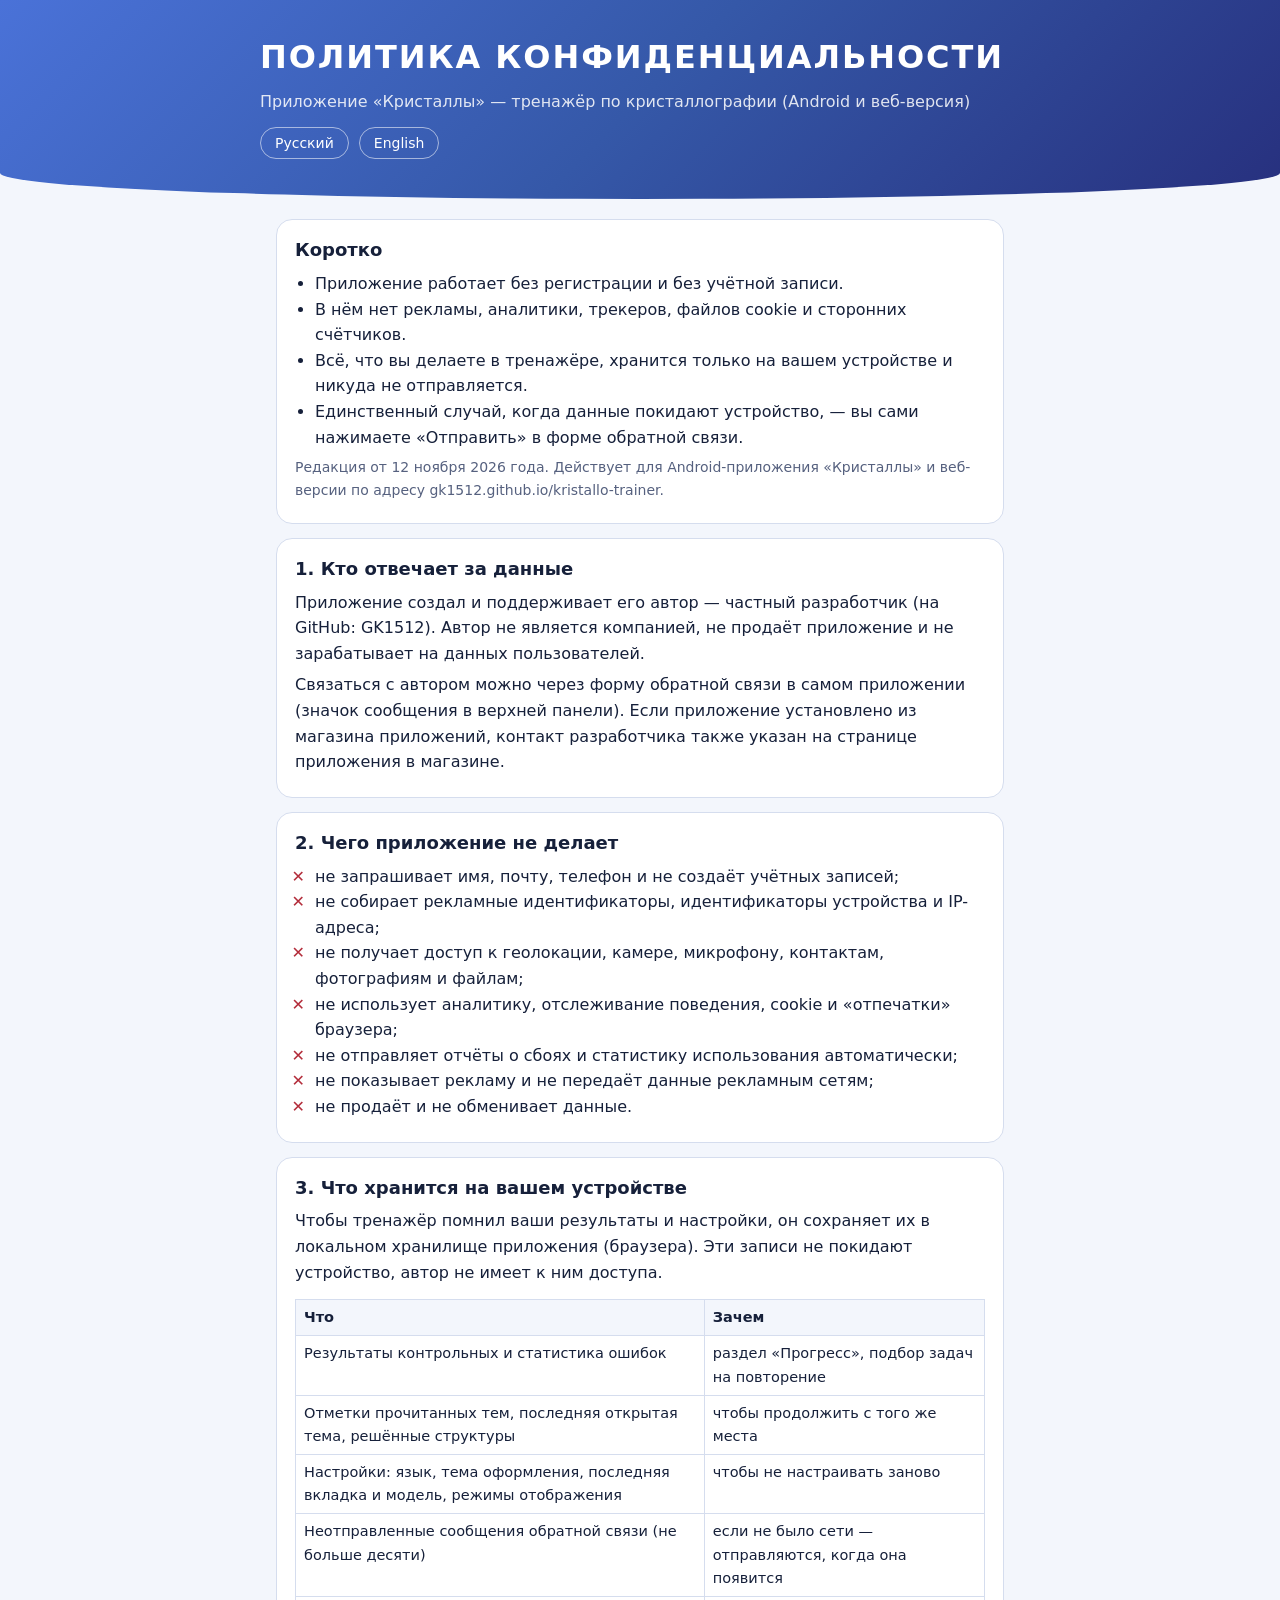
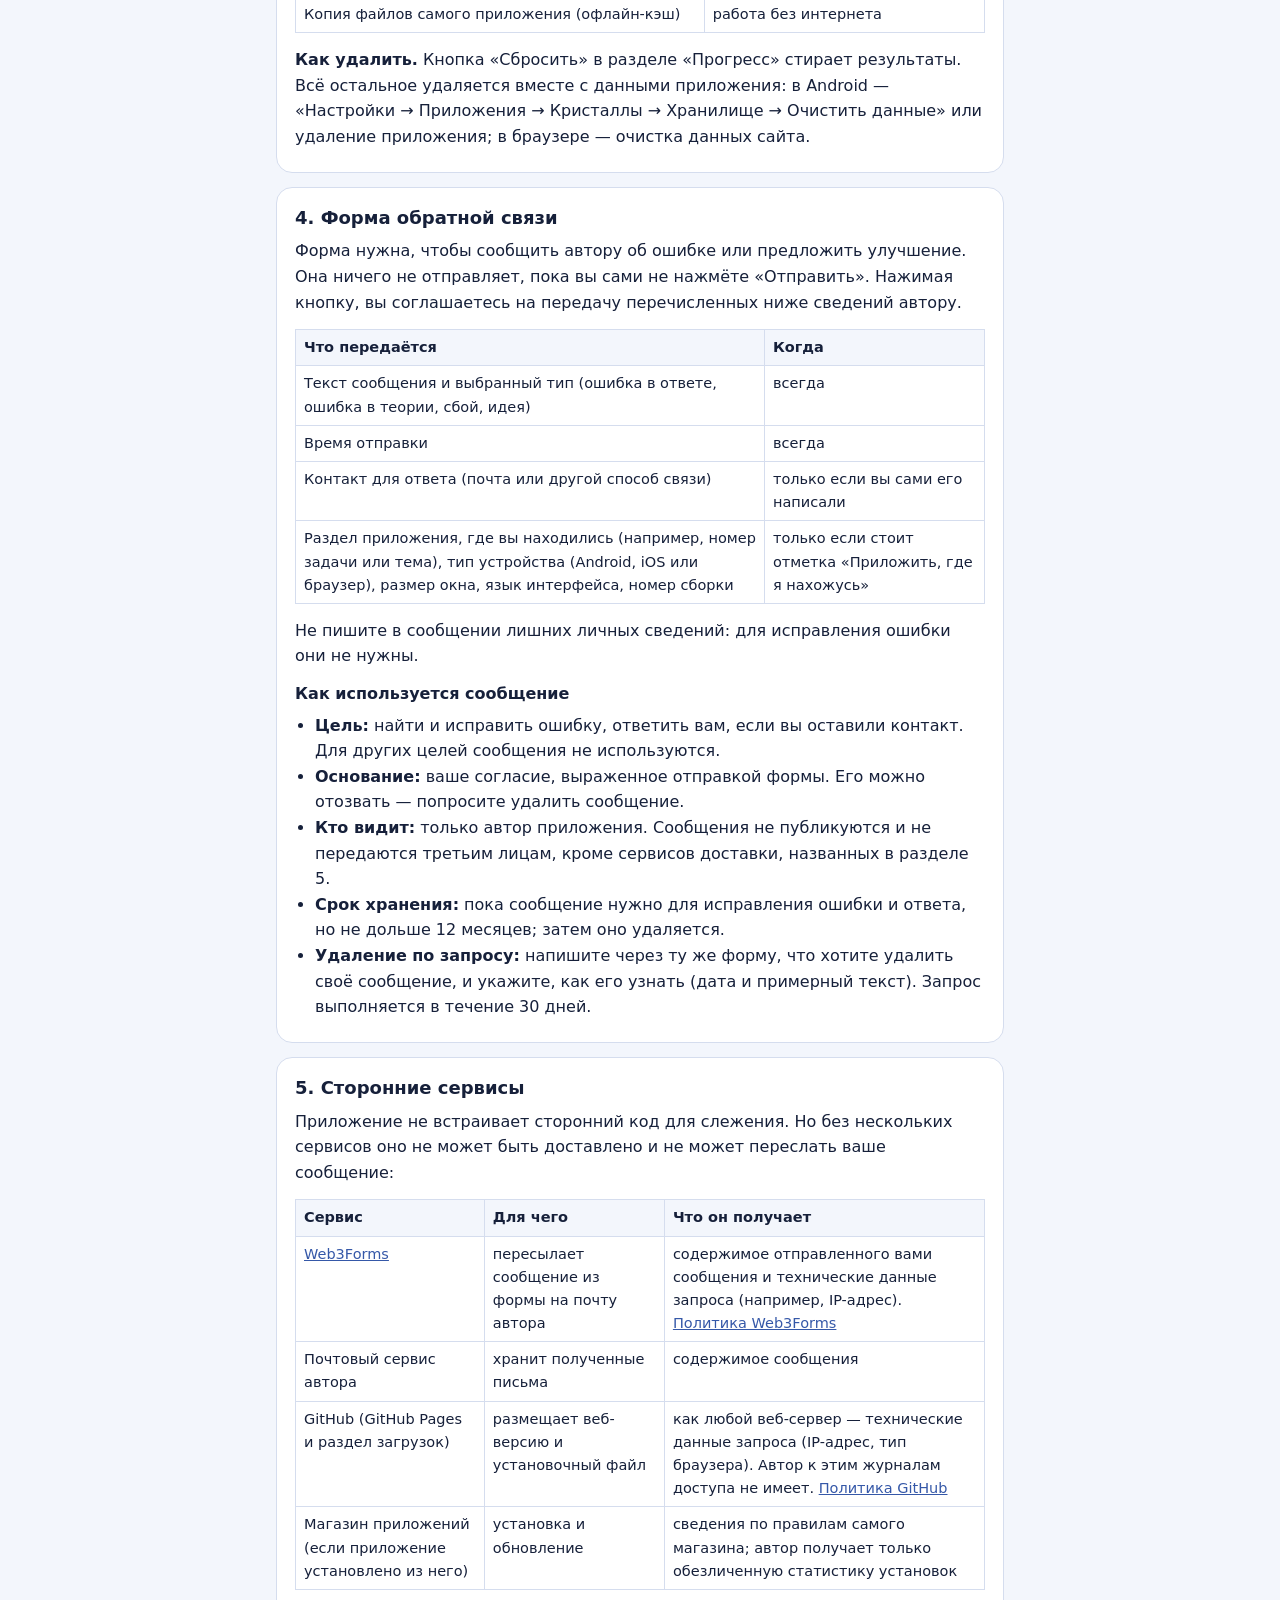
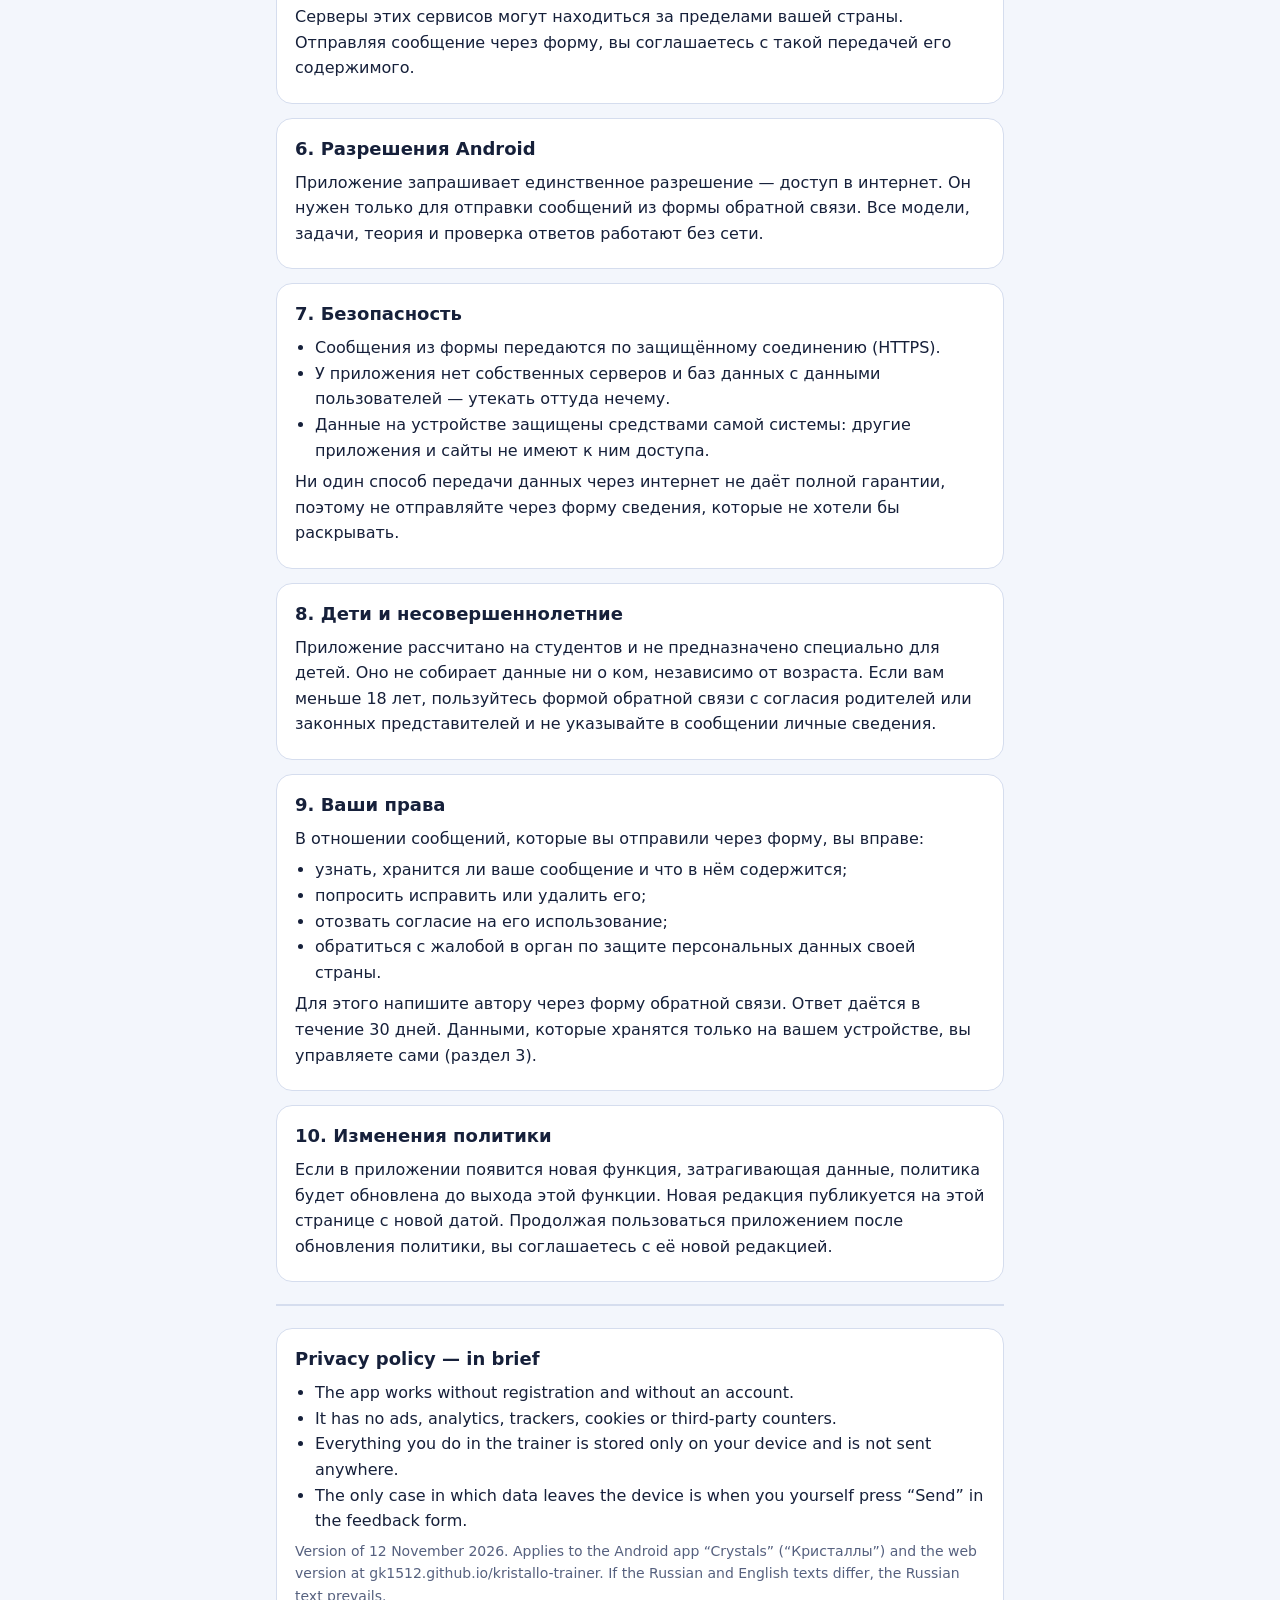
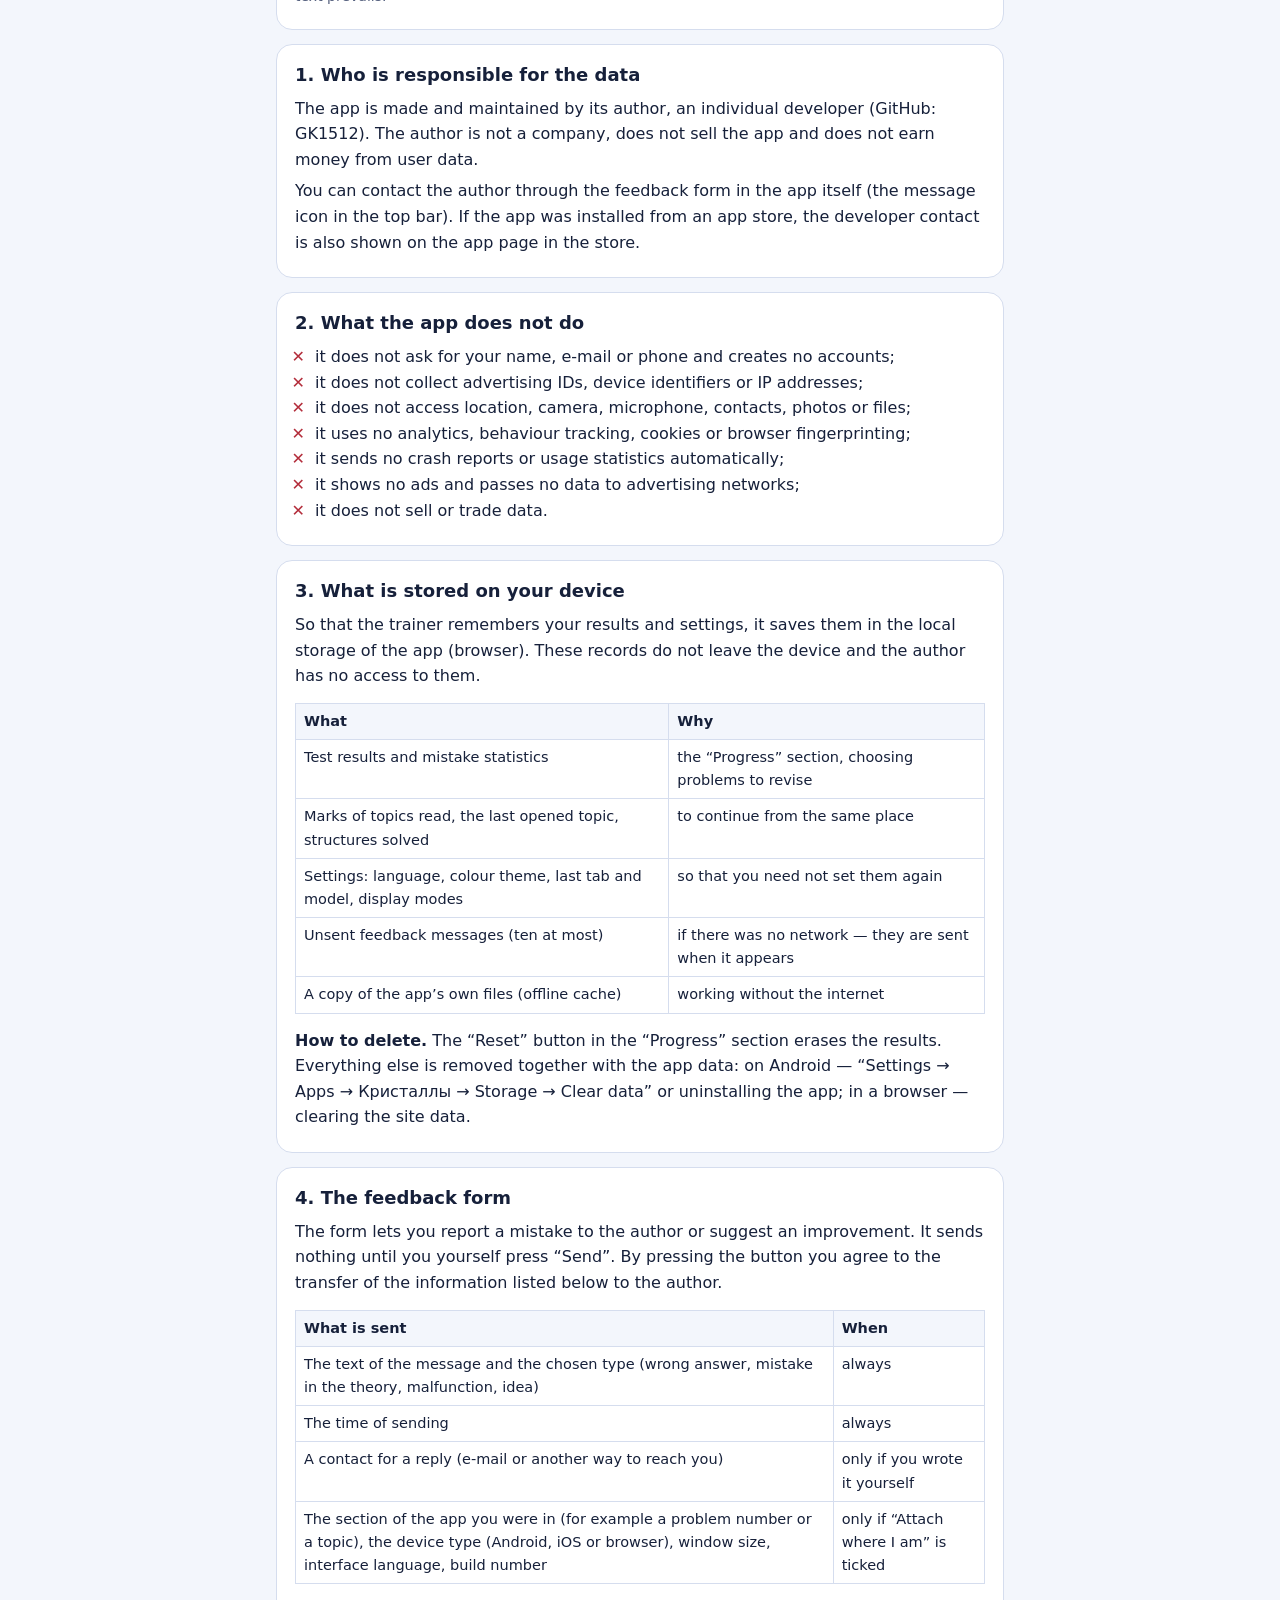
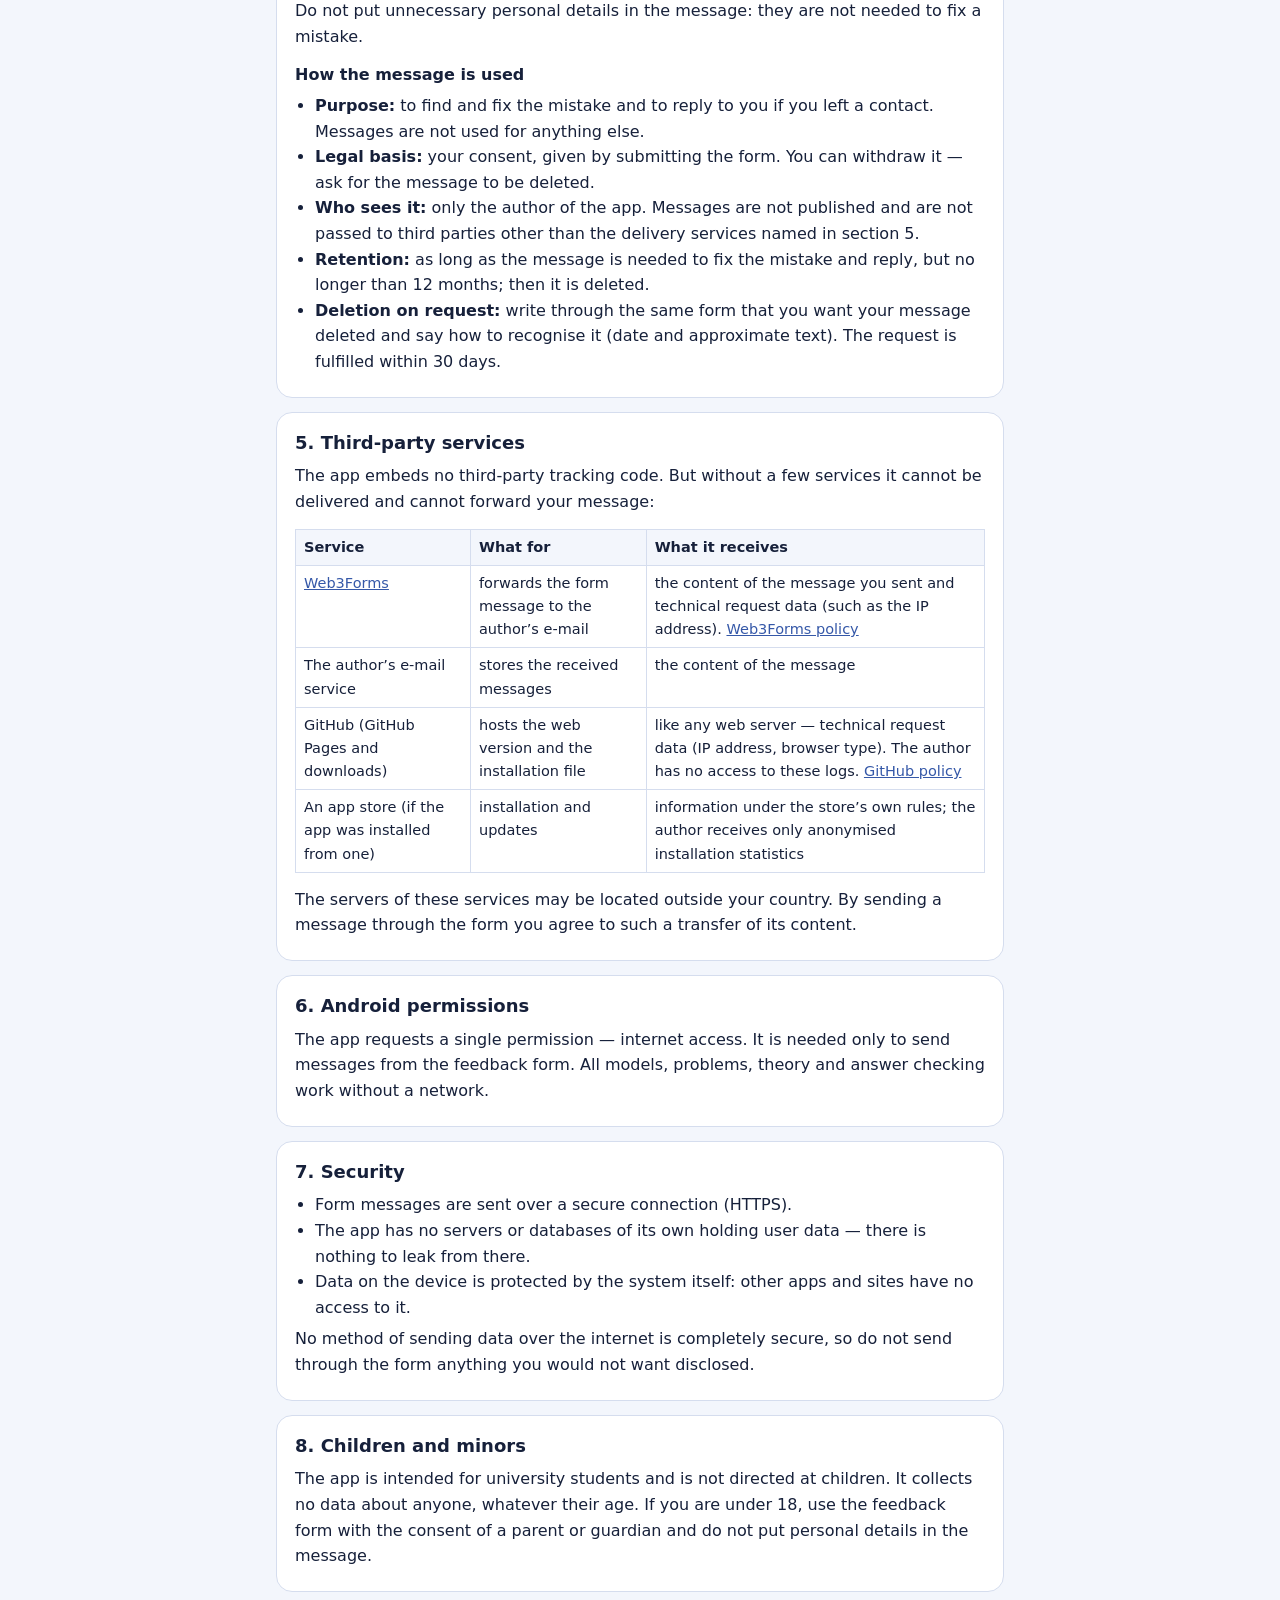
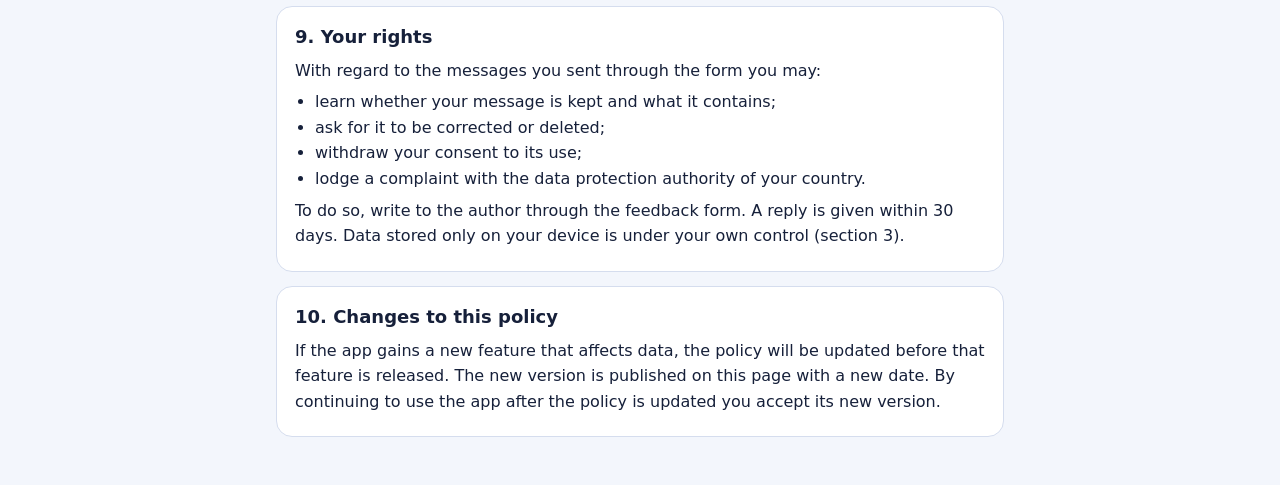
<file: site/privacy.html>
<!doctype html>
<html lang="ru">
<head>
<meta charset="utf-8">
<meta name="viewport" content="width=device-width, initial-scale=1">
<title>Кристаллы — политика конфиденциальности</title>
<meta name="description" content="Политика конфиденциальности приложения «Кристаллы» — тренажёра по кристаллографии">
<link rel="icon" href="icons/icon-192.png">
<style>
:root{--paper:#F3F6FC;--surface:#fff;--ink:#16203A;--muted:#56617F;--line:#D5DDEE;--accent:#3558A8}
@media (prefers-color-scheme:dark){:root{--paper:#0D0B13;--surface:#17141F;--ink:#ECE8F6;--muted:#A39BBA;--line:#2A2539;--accent:#9F82FF}}
*{box-sizing:border-box}
body{margin:0;background:var(--paper);color:var(--ink);font:16px/1.6 system-ui,-apple-system,"Segoe UI",sans-serif}
header{background:linear-gradient(135deg,#4A72D8,#3558A8 50%,#27307E);color:#fff;padding:32px 16px 40px;border-radius:0 0 50% 50% / 0 0 26px 26px}
header div,main{max-width:760px;margin:0 auto}
h1{margin:0;font-size:clamp(24px,6vw,32px);letter-spacing:.06em;text-transform:uppercase}
header p{margin:6px 0 0;opacity:.85}
main{padding:20px 16px 48px;display:grid;gap:14px}
section{background:var(--surface);border:1px solid var(--line);border-radius:16px;padding:16px 18px}
h2{margin:0 0 6px;font-size:18px}
p,ul{margin:6px 0}
ul{padding-left:20px}
.muted{color:var(--muted);font-size:14px}
a{color:var(--accent)}

h2{scroll-margin-top:12px}
h3{margin:12px 0 4px;font-size:16px}
.lang{display:flex;gap:10px;margin-top:12px}
.lang a{color:#fff;border:1px solid rgba(255,255,255,.55);border-radius:999px;padding:4px 14px;text-decoration:none;font-size:14px}
table{border-collapse:collapse;width:100%;font-size:14.5px;margin:8px 0}
th,td{border:1px solid var(--line);padding:6px 8px;text-align:left;vertical-align:top}
th{background:var(--paper);font-weight:600}
.tw{overflow-x:auto}
.no li::marker{content:"✕  ";color:#B32D3B}
hr{border:0;border-top:2px solid var(--line);margin:8px 0}
</style>
</head>
<body>
<header><div><h1>Политика конфиденциальности</h1><p>Приложение «Кристаллы» — тренажёр по кристаллографии (Android и веб-версия)</p>
<div class="lang"><a href="#ru">Русский</a><a href="#en">English</a></div></div></header>
<main>
<section id="ru"><h2>Коротко</h2>
<ul>
<li>Приложение работает без регистрации и без учётной записи.</li>
<li>В нём нет рекламы, аналитики, трекеров, файлов cookie и сторонних счётчиков.</li>
<li>Всё, что вы делаете в тренажёре, хранится только на вашем устройстве и никуда не отправляется.</li>
<li>Единственный случай, когда данные покидают устройство, — вы сами нажимаете «Отправить» в форме обратной связи.</li>
</ul>
<p class="muted">Редакция от 12 ноября 2026 года. Действует для Android-приложения «Кристаллы» и веб-версии по адресу gk1512.github.io/kristallo-trainer.</p></section>

<section><h2>1. Кто отвечает за данные</h2>
<p>Приложение создал и поддерживает его автор — частный разработчик (на GitHub: GK1512). Автор не является компанией, не продаёт приложение и не зарабатывает на данных пользователей.</p>
<p>Связаться с автором можно через форму обратной связи в самом приложении (значок сообщения в верхней панели). Если приложение установлено из магазина приложений, контакт разработчика также указан на странице приложения в магазине.</p></section>

<section><h2>2. Чего приложение не делает</h2>
<ul class="no">
<li>не запрашивает имя, почту, телефон и не создаёт учётных записей;</li>
<li>не собирает рекламные идентификаторы, идентификаторы устройства и IP-адреса;</li>
<li>не получает доступ к геолокации, камере, микрофону, контактам, фотографиям и файлам;</li>
<li>не использует аналитику, отслеживание поведения, cookie и «отпечатки» браузера;</li>
<li>не отправляет отчёты о сбоях и статистику использования автоматически;</li>
<li>не показывает рекламу и не передаёт данные рекламным сетям;</li>
<li>не продаёт и не обменивает данные.</li>
</ul></section>

<section><h2>3. Что хранится на вашем устройстве</h2>
<p>Чтобы тренажёр помнил ваши результаты и настройки, он сохраняет их в локальном хранилище приложения (браузера). Эти записи не покидают устройство, автор не имеет к ним доступа.</p>
<div class="tw"><table>
<tr><th>Что</th><th>Зачем</th></tr>
<tr><td>Результаты контрольных и статистика ошибок</td><td>раздел «Прогресс», подбор задач на повторение</td></tr>
<tr><td>Отметки прочитанных тем, последняя открытая тема, решённые структуры</td><td>чтобы продолжить с того же места</td></tr>
<tr><td>Настройки: язык, тема оформления, последняя вкладка и модель, режимы отображения</td><td>чтобы не настраивать заново</td></tr>
<tr><td>Неотправленные сообщения обратной связи (не больше десяти)</td><td>если не было сети — отправляются, когда она появится</td></tr>
<tr><td>Копия файлов самого приложения (офлайн-кэш)</td><td>работа без интернета</td></tr>
</table></div>
<p><b>Как удалить.</b> Кнопка «Сбросить» в разделе «Прогресс» стирает результаты. Всё остальное удаляется вместе с данными приложения: в Android — «Настройки → Приложения → Кристаллы → Хранилище → Очистить данные» или удаление приложения; в браузере — очистка данных сайта.</p></section>

<section><h2>4. Форма обратной связи</h2>
<p>Форма нужна, чтобы сообщить автору об ошибке или предложить улучшение. Она ничего не отправляет, пока вы сами не нажмёте «Отправить». Нажимая кнопку, вы соглашаетесь на передачу перечисленных ниже сведений автору.</p>
<div class="tw"><table>
<tr><th>Что передаётся</th><th>Когда</th></tr>
<tr><td>Текст сообщения и выбранный тип (ошибка в ответе, ошибка в теории, сбой, идея)</td><td>всегда</td></tr>
<tr><td>Время отправки</td><td>всегда</td></tr>
<tr><td>Контакт для ответа (почта или другой способ связи)</td><td>только если вы сами его написали</td></tr>
<tr><td>Раздел приложения, где вы находились (например, номер задачи или тема), тип устройства (Android, iOS или браузер), размер окна, язык интерфейса, номер сборки</td><td>только если стоит отметка «Приложить, где я нахожусь»</td></tr>
</table></div>
<p>Не пишите в сообщении лишних личных сведений: для исправления ошибки они не нужны.</p>
<h3>Как используется сообщение</h3>
<ul>
<li><b>Цель:</b> найти и исправить ошибку, ответить вам, если вы оставили контакт. Для других целей сообщения не используются.</li>
<li><b>Основание:</b> ваше согласие, выраженное отправкой формы. Его можно отозвать — попросите удалить сообщение.</li>
<li><b>Кто видит:</b> только автор приложения. Сообщения не публикуются и не передаются третьим лицам, кроме сервисов доставки, названных в разделе 5.</li>
<li><b>Срок хранения:</b> пока сообщение нужно для исправления ошибки и ответа, но не дольше 12 месяцев; затем оно удаляется.</li>
<li><b>Удаление по запросу:</b> напишите через ту же форму, что хотите удалить своё сообщение, и укажите, как его узнать (дата и примерный текст). Запрос выполняется в течение 30 дней.</li>
</ul></section>

<section><h2>5. Сторонние сервисы</h2>
<p>Приложение не встраивает сторонний код для слежения. Но без нескольких сервисов оно не может быть доставлено и не может переслать ваше сообщение:</p>
<div class="tw"><table>
<tr><th>Сервис</th><th>Для чего</th><th>Что он получает</th></tr>
<tr><td><a href="https://web3forms.com" rel="noopener">Web3Forms</a></td><td>пересылает сообщение из формы на почту автора</td><td>содержимое отправленного вами сообщения и технические данные запроса (например, IP-адрес). <a href="https://web3forms.com/privacy" rel="noopener">Политика Web3Forms</a></td></tr>
<tr><td>Почтовый сервис автора</td><td>хранит полученные письма</td><td>содержимое сообщения</td></tr>
<tr><td>GitHub (GitHub Pages и раздел загрузок)</td><td>размещает веб-версию и установочный файл</td><td>как любой веб-сервер — технические данные запроса (IP-адрес, тип браузера). Автор к этим журналам доступа не имеет. <a href="https://docs.github.com/site-policy/privacy-policies/github-general-privacy-statement" rel="noopener">Политика GitHub</a></td></tr>
<tr><td>Магазин приложений (если приложение установлено из него)</td><td>установка и обновление</td><td>сведения по правилам самого магазина; автор получает только обезличенную статистику установок</td></tr>
</table></div>
<p>Серверы этих сервисов могут находиться за пределами вашей страны. Отправляя сообщение через форму, вы соглашаетесь с такой передачей его содержимого.</p></section>

<section><h2>6. Разрешения Android</h2>
<p>Приложение запрашивает единственное разрешение — доступ в интернет. Он нужен только для отправки сообщений из формы обратной связи. Все модели, задачи, теория и проверка ответов работают без сети.</p></section>

<section><h2>7. Безопасность</h2>
<ul>
<li>Сообщения из формы передаются по защищённому соединению (HTTPS).</li>
<li>У приложения нет собственных серверов и баз данных с данными пользователей — утекать оттуда нечему.</li>
<li>Данные на устройстве защищены средствами самой системы: другие приложения и сайты не имеют к ним доступа.</li>
</ul>
<p>Ни один способ передачи данных через интернет не даёт полной гарантии, поэтому не отправляйте через форму сведения, которые не хотели бы раскрывать.</p></section>

<section><h2>8. Дети и несовершеннолетние</h2>
<p>Приложение рассчитано на студентов и не предназначено специально для детей. Оно не собирает данные ни о ком, независимо от возраста. Если вам меньше 18 лет, пользуйтесь формой обратной связи с согласия родителей или законных представителей и не указывайте в сообщении личные сведения.</p></section>

<section><h2>9. Ваши права</h2>
<p>В отношении сообщений, которые вы отправили через форму, вы вправе:</p>
<ul>
<li>узнать, хранится ли ваше сообщение и что в нём содержится;</li>
<li>попросить исправить или удалить его;</li>
<li>отозвать согласие на его использование;</li>
<li>обратиться с жалобой в орган по защите персональных данных своей страны.</li>
</ul>
<p>Для этого напишите автору через форму обратной связи. Ответ даётся в течение 30 дней. Данными, которые хранятся только на вашем устройстве, вы управляете сами (раздел 3).</p></section>

<section><h2>10. Изменения политики</h2>
<p>Если в приложении появится новая функция, затрагивающая данные, политика будет обновлена до выхода этой функции. Новая редакция публикуется на этой странице с новой датой. Продолжая пользоваться приложением после обновления политики, вы соглашаетесь с её новой редакцией.</p></section>

<hr>

<section id="en"><h2>Privacy policy — in brief</h2>
<ul>
<li>The app works without registration and without an account.</li>
<li>It has no ads, analytics, trackers, cookies or third-party counters.</li>
<li>Everything you do in the trainer is stored only on your device and is not sent anywhere.</li>
<li>The only case in which data leaves the device is when you yourself press “Send” in the feedback form.</li>
</ul>
<p class="muted">Version of 12 November 2026. Applies to the Android app “Crystals” (“Кристаллы”) and the web version at gk1512.github.io/kristallo-trainer. If the Russian and English texts differ, the Russian text prevails.</p></section>

<section><h2>1. Who is responsible for the data</h2>
<p>The app is made and maintained by its author, an individual developer (GitHub: GK1512). The author is not a company, does not sell the app and does not earn money from user data.</p>
<p>You can contact the author through the feedback form in the app itself (the message icon in the top bar). If the app was installed from an app store, the developer contact is also shown on the app page in the store.</p></section>

<section><h2>2. What the app does not do</h2>
<ul class="no">
<li>it does not ask for your name, e-mail or phone and creates no accounts;</li>
<li>it does not collect advertising IDs, device identifiers or IP addresses;</li>
<li>it does not access location, camera, microphone, contacts, photos or files;</li>
<li>it uses no analytics, behaviour tracking, cookies or browser fingerprinting;</li>
<li>it sends no crash reports or usage statistics automatically;</li>
<li>it shows no ads and passes no data to advertising networks;</li>
<li>it does not sell or trade data.</li>
</ul></section>

<section><h2>3. What is stored on your device</h2>
<p>So that the trainer remembers your results and settings, it saves them in the local storage of the app (browser). These records do not leave the device and the author has no access to them.</p>
<div class="tw"><table>
<tr><th>What</th><th>Why</th></tr>
<tr><td>Test results and mistake statistics</td><td>the “Progress” section, choosing problems to revise</td></tr>
<tr><td>Marks of topics read, the last opened topic, structures solved</td><td>to continue from the same place</td></tr>
<tr><td>Settings: language, colour theme, last tab and model, display modes</td><td>so that you need not set them again</td></tr>
<tr><td>Unsent feedback messages (ten at most)</td><td>if there was no network — they are sent when it appears</td></tr>
<tr><td>A copy of the app’s own files (offline cache)</td><td>working without the internet</td></tr>
</table></div>
<p><b>How to delete.</b> The “Reset” button in the “Progress” section erases the results. Everything else is removed together with the app data: on Android — “Settings → Apps → Кристаллы → Storage → Clear data” or uninstalling the app; in a browser — clearing the site data.</p></section>

<section><h2>4. The feedback form</h2>
<p>The form lets you report a mistake to the author or suggest an improvement. It sends nothing until you yourself press “Send”. By pressing the button you agree to the transfer of the information listed below to the author.</p>
<div class="tw"><table>
<tr><th>What is sent</th><th>When</th></tr>
<tr><td>The text of the message and the chosen type (wrong answer, mistake in the theory, malfunction, idea)</td><td>always</td></tr>
<tr><td>The time of sending</td><td>always</td></tr>
<tr><td>A contact for a reply (e-mail or another way to reach you)</td><td>only if you wrote it yourself</td></tr>
<tr><td>The section of the app you were in (for example a problem number or a topic), the device type (Android, iOS or browser), window size, interface language, build number</td><td>only if “Attach where I am” is ticked</td></tr>
</table></div>
<p>Do not put unnecessary personal details in the message: they are not needed to fix a mistake.</p>
<h3>How the message is used</h3>
<ul>
<li><b>Purpose:</b> to find and fix the mistake and to reply to you if you left a contact. Messages are not used for anything else.</li>
<li><b>Legal basis:</b> your consent, given by submitting the form. You can withdraw it — ask for the message to be deleted.</li>
<li><b>Who sees it:</b> only the author of the app. Messages are not published and are not passed to third parties other than the delivery services named in section 5.</li>
<li><b>Retention:</b> as long as the message is needed to fix the mistake and reply, but no longer than 12 months; then it is deleted.</li>
<li><b>Deletion on request:</b> write through the same form that you want your message deleted and say how to recognise it (date and approximate text). The request is fulfilled within 30 days.</li>
</ul></section>

<section><h2>5. Third-party services</h2>
<p>The app embeds no third-party tracking code. But without a few services it cannot be delivered and cannot forward your message:</p>
<div class="tw"><table>
<tr><th>Service</th><th>What for</th><th>What it receives</th></tr>
<tr><td><a href="https://web3forms.com" rel="noopener">Web3Forms</a></td><td>forwards the form message to the author’s e-mail</td><td>the content of the message you sent and technical request data (such as the IP address). <a href="https://web3forms.com/privacy" rel="noopener">Web3Forms policy</a></td></tr>
<tr><td>The author’s e-mail service</td><td>stores the received messages</td><td>the content of the message</td></tr>
<tr><td>GitHub (GitHub Pages and downloads)</td><td>hosts the web version and the installation file</td><td>like any web server — technical request data (IP address, browser type). The author has no access to these logs. <a href="https://docs.github.com/site-policy/privacy-policies/github-general-privacy-statement" rel="noopener">GitHub policy</a></td></tr>
<tr><td>An app store (if the app was installed from one)</td><td>installation and updates</td><td>information under the store’s own rules; the author receives only anonymised installation statistics</td></tr>
</table></div>
<p>The servers of these services may be located outside your country. By sending a message through the form you agree to such a transfer of its content.</p></section>

<section><h2>6. Android permissions</h2>
<p>The app requests a single permission — internet access. It is needed only to send messages from the feedback form. All models, problems, theory and answer checking work without a network.</p></section>

<section><h2>7. Security</h2>
<ul>
<li>Form messages are sent over a secure connection (HTTPS).</li>
<li>The app has no servers or databases of its own holding user data — there is nothing to leak from there.</li>
<li>Data on the device is protected by the system itself: other apps and sites have no access to it.</li>
</ul>
<p>No method of sending data over the internet is completely secure, so do not send through the form anything you would not want disclosed.</p></section>

<section><h2>8. Children and minors</h2>
<p>The app is intended for university students and is not directed at children. It collects no data about anyone, whatever their age. If you are under 18, use the feedback form with the consent of a parent or guardian and do not put personal details in the message.</p></section>

<section><h2>9. Your rights</h2>
<p>With regard to the messages you sent through the form you may:</p>
<ul>
<li>learn whether your message is kept and what it contains;</li>
<li>ask for it to be corrected or deleted;</li>
<li>withdraw your consent to its use;</li>
<li>lodge a complaint with the data protection authority of your country.</li>
</ul>
<p>To do so, write to the author through the feedback form. A reply is given within 30 days. Data stored only on your device is under your own control (section 3).</p></section>

<section><h2>10. Changes to this policy</h2>
<p>If the app gains a new feature that affects data, the policy will be updated before that feature is released. The new version is published on this page with a new date. By continuing to use the app after the policy is updated you accept its new version.</p></section>
</main>
</body>
</html>
</file>
